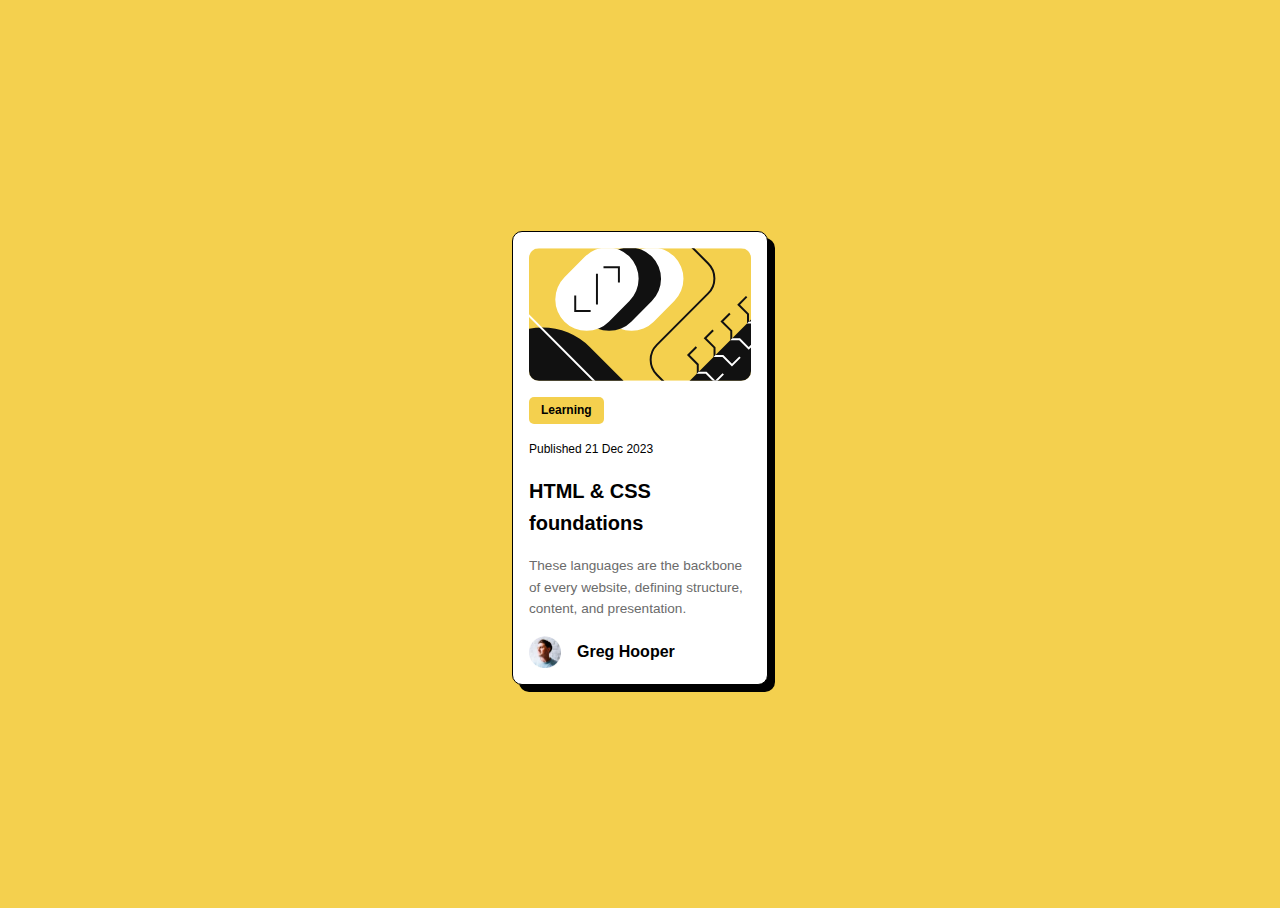
<file: blog-preview-card/index.html>
<!DOCTYPE html>
<html lang="en">
<head>
    <meta charset="utf8">
    <title>Frontend Mentor Blog Preview Card</title>
    <meta name="viewport" content="width=devce-width, initiale-scale=1.0">
    <link rel="stylesheet" type="text/css" href="blog-card-styles.css">
    <link rel="icon" type="image/png" sizes="32x32" href="assets/images/favicon-32x32.png">
</head>
<body>
<main>
    <article class="card">
        <img src="assets/images/illustration-article.svg" alt="Card header" class="card-header-image">
        <div class="card-category">Learning</div>
        <div class="card-publish-date">Published 21 Dec 2023</div>
        <div class="card-title">HTML & CSS foundations</div>
        <div class="card-course-description">These languages are the backbone of every website, defining structure,
            content, and presentation.
        </div>
        <div class="card-avatar-container">
            <img src="assets/images/image-avatar.webp" alt="Avatar with name of the creator of this course"
                 class="card-avatar-image">
            <div class="card-author">Greg Hooper</div>
        </div>
    </article>
</main>
</body>

</html>
</file>
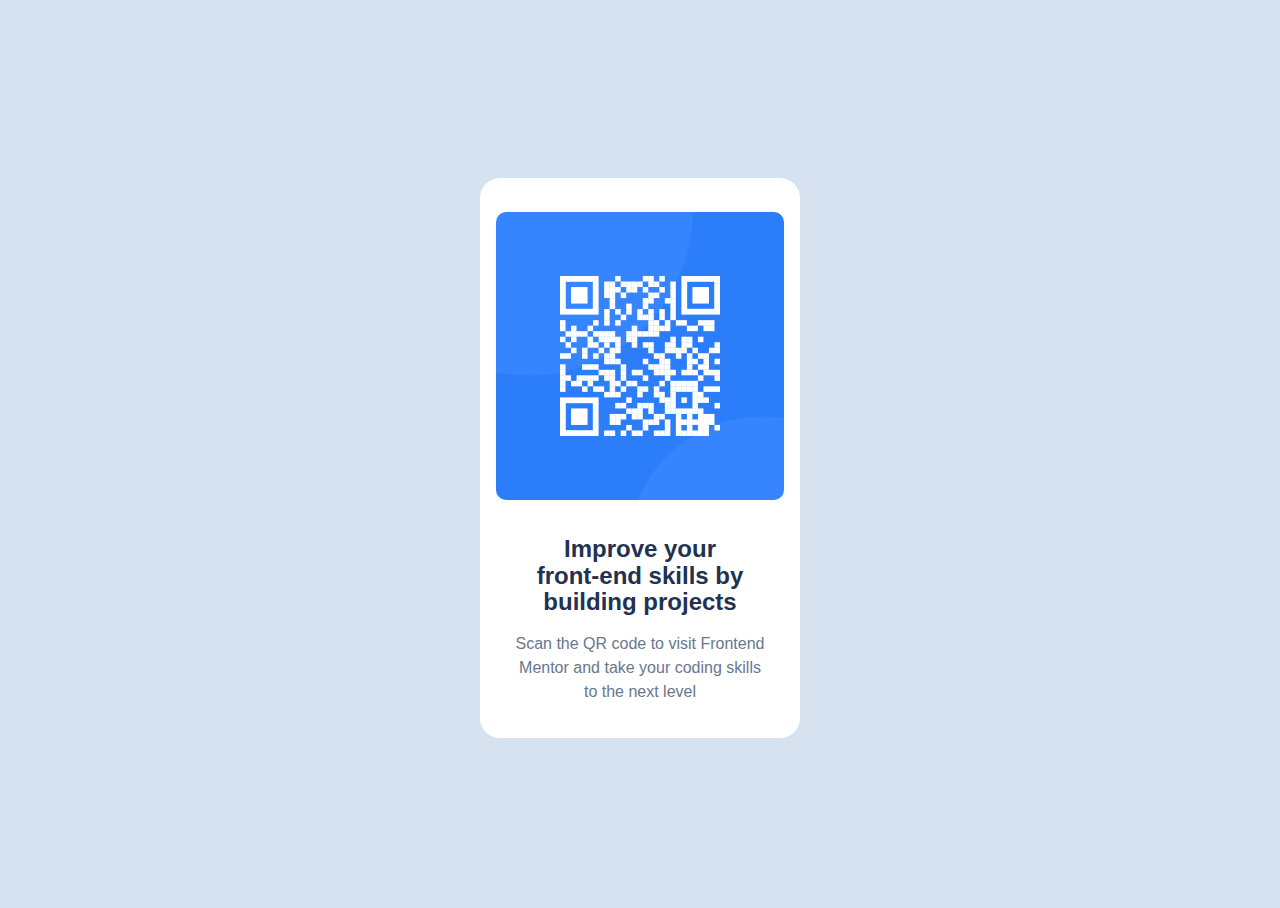
<file: qr-code/index.html>
<!DOCTYPE html>
<html lang="en">
<head>
    <meta charset="UTF-8">
    <meta name="viewport" content="width=device-width, initial-scale=1.0">
    <!-- displays site properly based on user's device -->

    <link rel="icon" type="image/png" sizes="32x32" href="./images/favicon-32x32.png">

    <title>Frontend Mentor | QR code component</title>
    <link rel="stylesheet" type="text/css" href="qr-styles.css">
</head>
<body>
<main>
    <div class="container">
        <img class="image" alt="QR code leading to the Frontend Mentor website." src="images/image-qr-code.png"/>
        <h2 class="text-headline">Improve your front-end skills by building projects</h2>
        <p class="text-subtext">Scan the QR code to visit Frontend Mentor and take your coding skills to the next
            level</p>
    </div>
</main>

</body>
</html>
</file>
<file: blog-preview-card/blog-card-styles.css>
@import 'css-reset.css';

@font-face {
    font-family: 'Figtree';
url('assets/fonts/Figtree-VariableFont_wght.ttf') format('truetype',)
}

body {
    background-color: hsl(47, 88%, 63%);
    display: flex;
    justify-content: center;
    align-items: center;
    min-height: 100dvh;
    padding: 1rem;
    font: 1rem/1.6 'Figtree', sans-serif;
}


.card {
    display: grid;
    background-color: white;
    padding: 1rem;
    gap: 1rem;
    min-height: 40dvh;
    max-width: 20dvw;
    border-radius: 10px;
    border: 1px black solid;
    box-shadow: black 7px 7px;
}

.card-publish-date {
    font-weight: 500;
    font-size: 0.75rem;
}

.card-header-image {
    border-radius: 10px;
}

.card-category {
    background-color: hsl(47, 88%, 63%);
    display: flex;
    justify-content: center;
    align-items: center;
    width: fit-content;
    height: 100%;
    border-radius: 5px;
    font-weight: 800;
    padding: .25rem .75rem;
    font-size: 0.75rem;
}

.card-title {
    font-weight: 800;
    font-size: 1.25rem;
}

.card-title:hover{
    color: hsl(47, 88%, 63%);
    cursor: pointer;
}

.card-course-description {
    font-weight: 500;
    color: hsl(0, 0%, 42%);
    font-size: .85rem;
}

.card-avatar-container {
    display: flex;
    align-content: center;
    align-items: center;
    gap: 1em;

}

.card-avatar-image {
    width: 2rem;
    height: 2rem;
}

.card-author {
    font-weight: 800;
    font-size: 1rem;
}
</file>
<file: qr-code/qr-styles.css>
@import "css-reset.css";

@font-face {
    font-family: 'Outfit';
url('Outfit/Outfit-VariableFont_wght.ttf')  format('truetype'),
}

body {
    font-family: 'Outfit', sans-serif;
    text-align: center;
    background-color: hsl(212, 45%, 89%);
    display: flex;
    justify-content: center;
    align-items: center;
    min-height: 100svh;
    padding: 16px;
}

.container {
    background-color: white;
    border-radius: 20px;
    width: 25rem;
    height: 35rem;
    display: flex;
    justify-content: center;
    align-items: center;
    flex-flow: column;
    max-width: 20rem;
    padding: 16px;
}


.image {
    display: block;
    width: 20rem;
    max-width: 100%;
    height: auto;
    margin-bottom: 16px;
    border-radius: 10px;
}

.text-headline {
    font-weight: 700;
    color: hsl(218, 44%, 22%);
    padding: 0 16px;
}

.text-subtext {
    font-weight: 500;
    color: hsl(216, 15%, 48%);
    padding: 0 16px;
}
</file>
